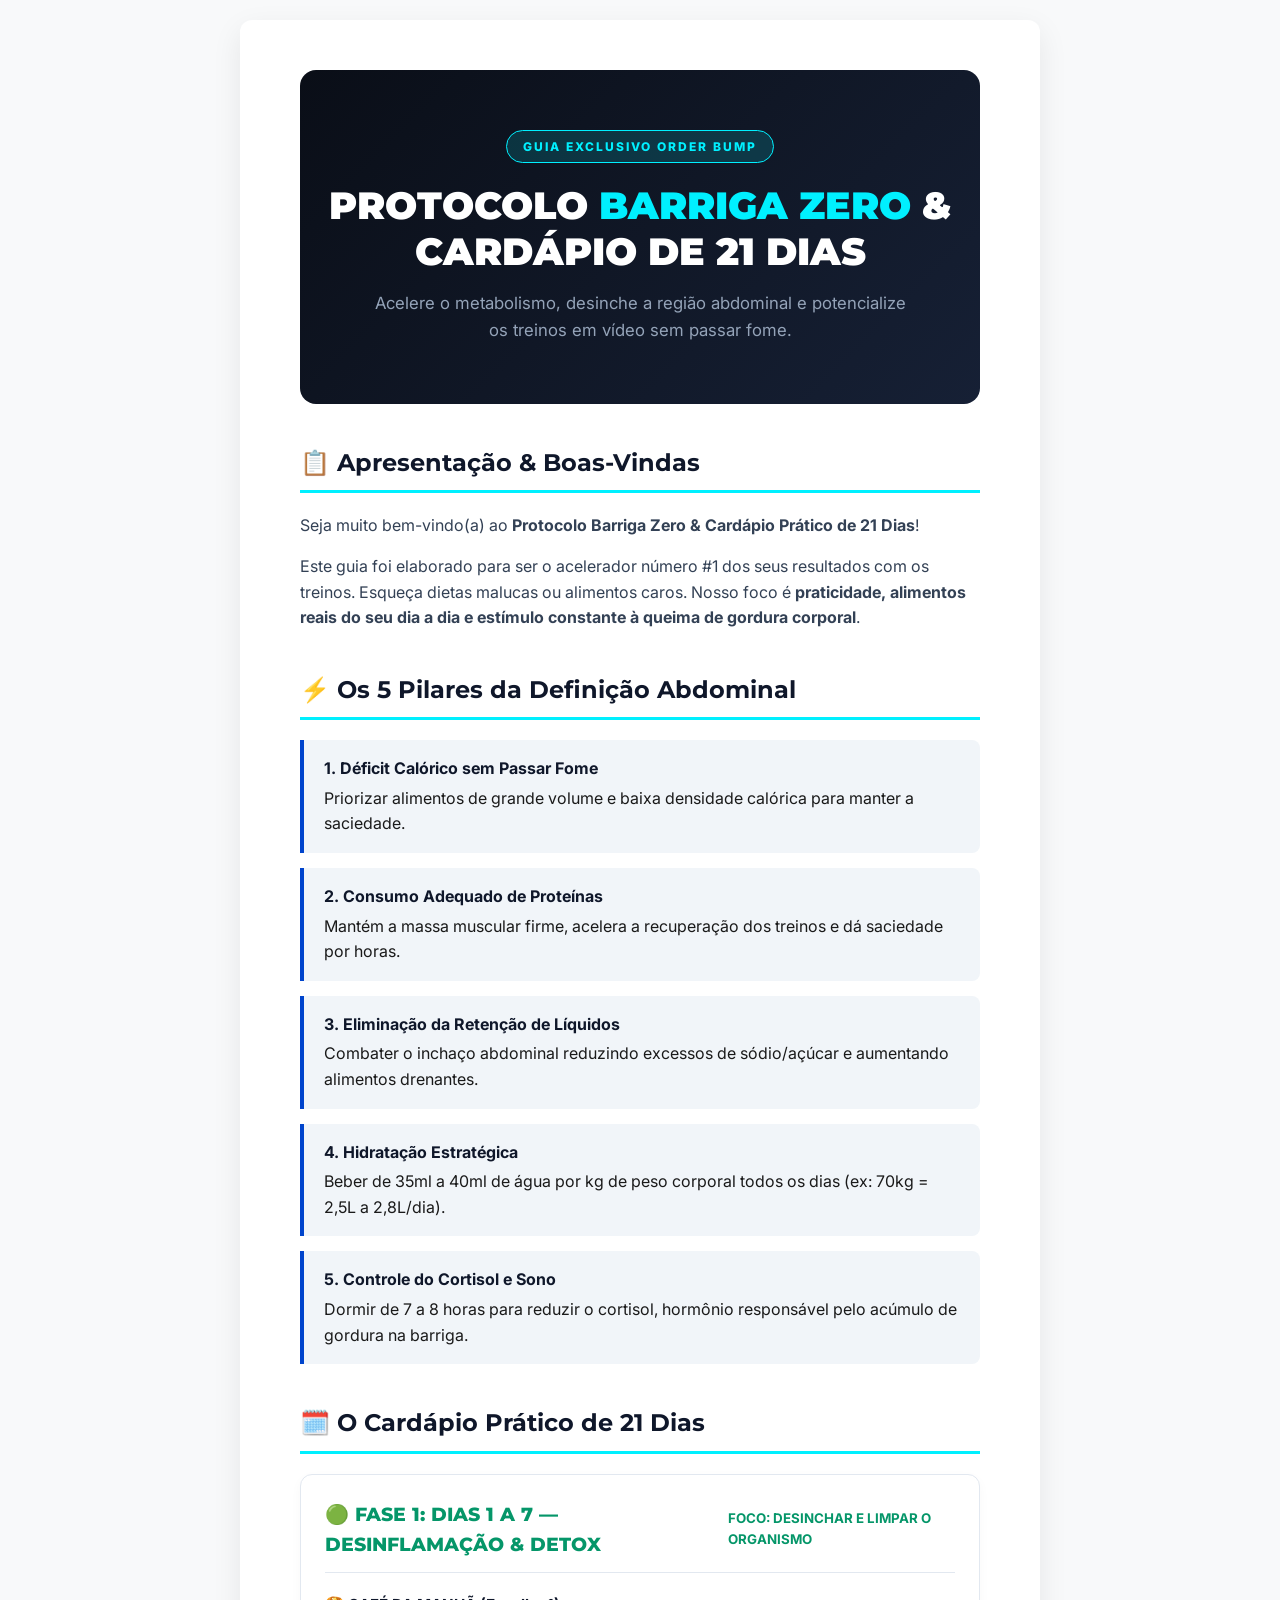
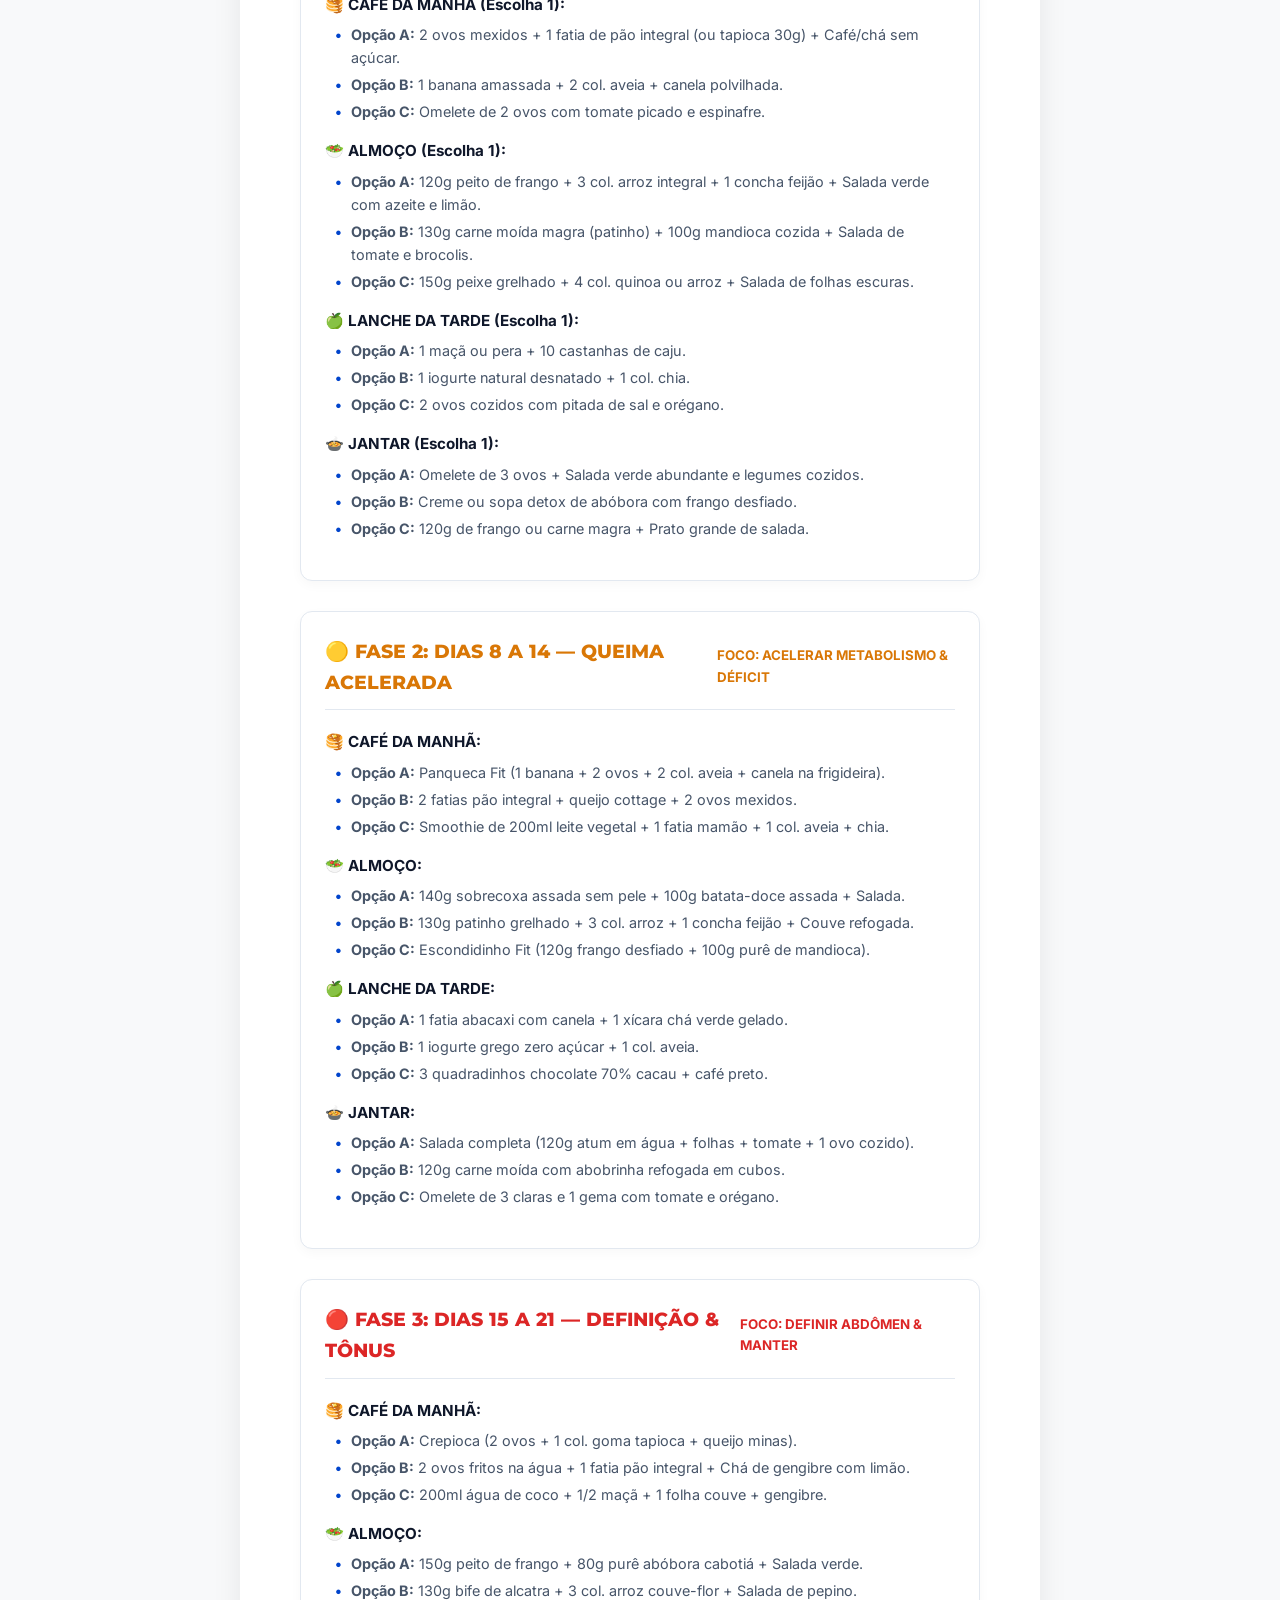
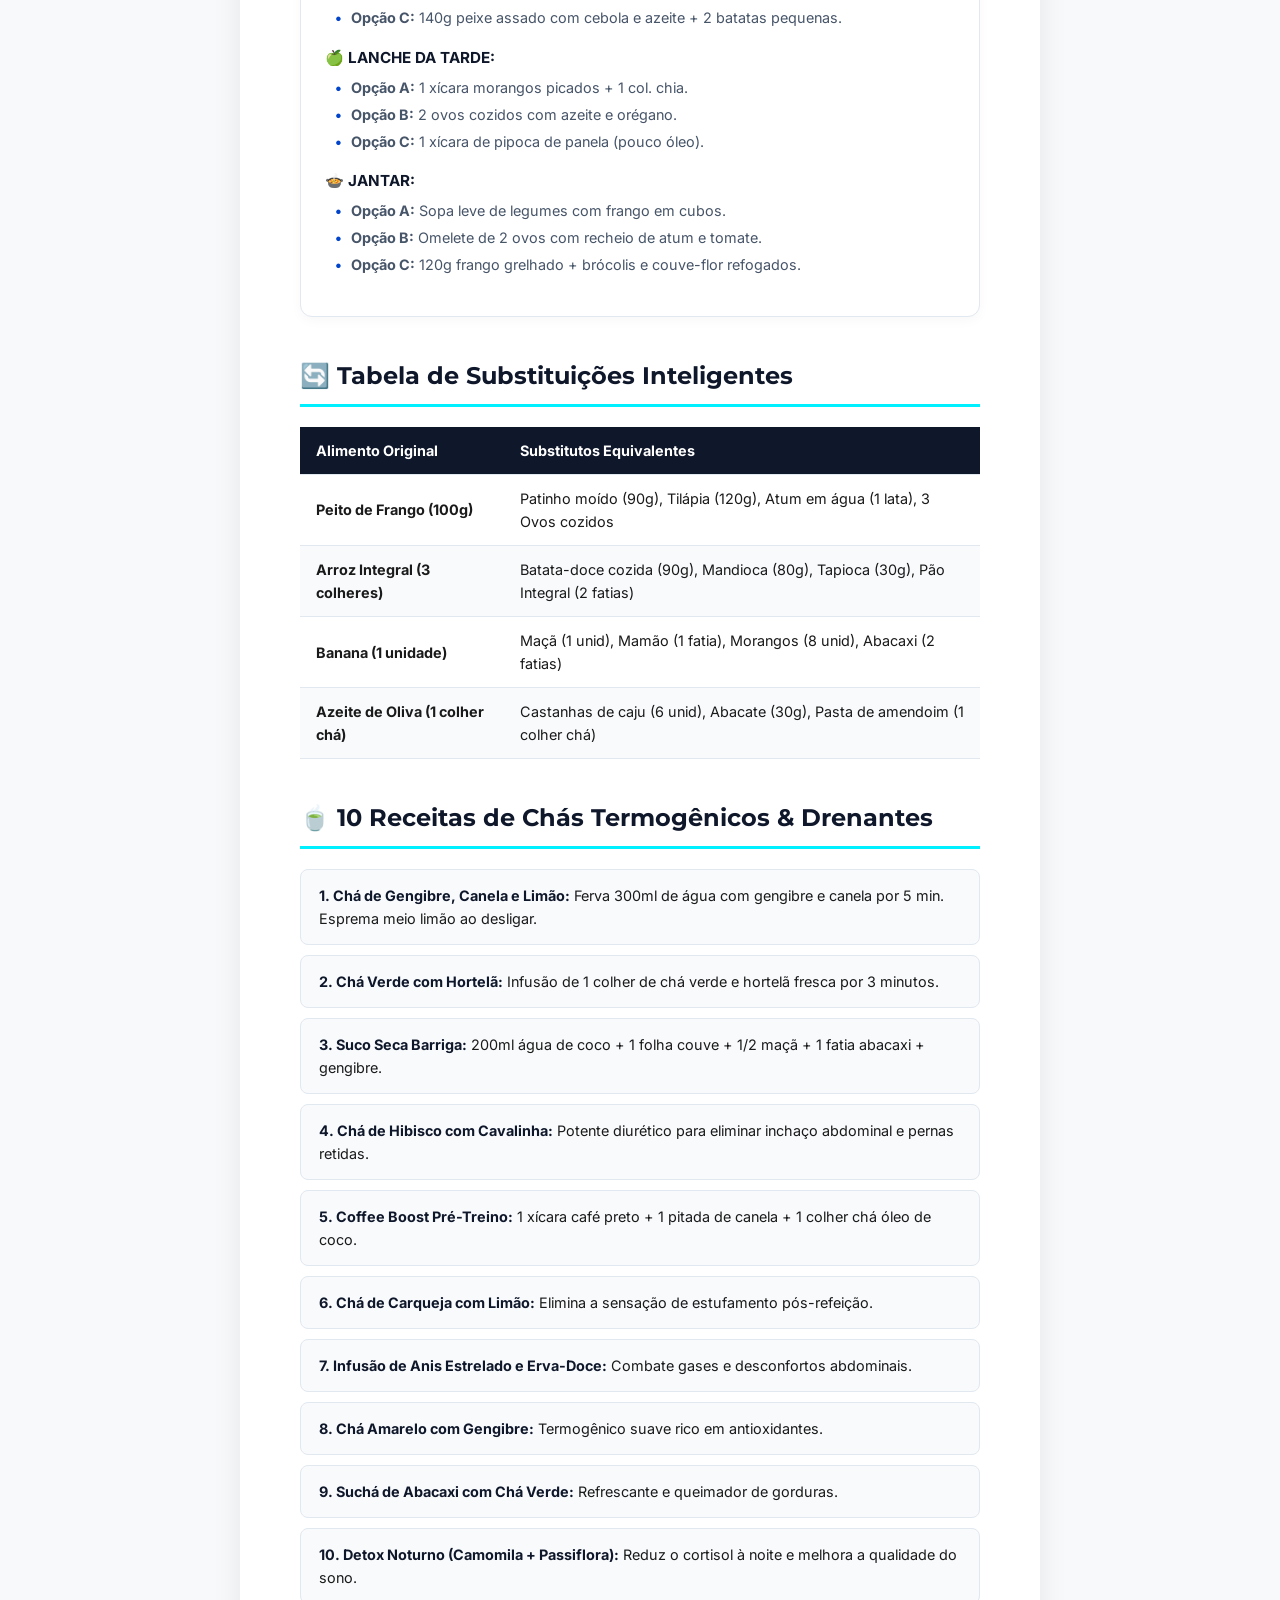
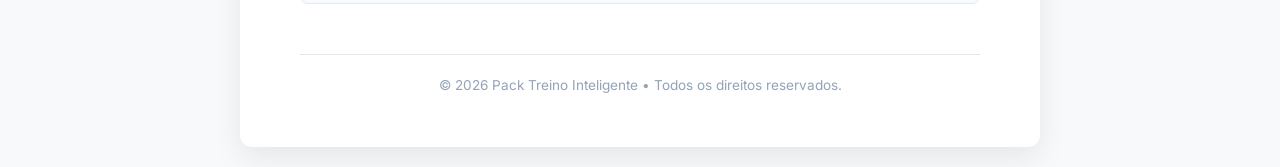
<file: protocolo_barriga_zero_21_dias.html>
<!DOCTYPE html>
<html lang="pt-BR">
<head>
    <meta charset="UTF-8">
    <meta name="viewport" content="width=device-width, initial-scale=1.0">
    <title>Protocolo Barriga Zero & Cardápio Prático de 21 Dias</title>
    <link rel="preconnect" href="https://fonts.googleapis.com">
    <link rel="preconnect" href="https://fonts.gstatic.com" crossorigin>
    <link href="https://fonts.googleapis.com/css2?family=Inter:wght@400;500;600;700;800&family=Montserrat:wght@700;800;900&display=swap" rel="stylesheet">
    <style>
        :root {
            --primary: #00F0FF;
            --primary-dark: #0044CC;
            --bg-dark: #0A0E17;
            --card-bg: #111726;
            --text-main: #222222;
            --text-muted: #666666;
            --accent-green: #00E676;
            --accent-gold: #FFB300;
        }

        * {
            box-sizing: border-box;
            margin: 0;
            padding: 0;
        }

        body {
            font-family: 'Inter', sans-serif;
            color: #1a1a1a;
            background-color: #f8f9fa;
            line-height: 1.6;
            padding: 20px;
        }

        .ebook-container {
            max-width: 800px;
            margin: 0 auto;
            background: #ffffff;
            padding: 50px 60px;
            border-radius: 12px;
            box-shadow: 0 10px 30px rgba(0,0,0,0.08);
        }

        /* CAPA */
        .cover {
            text-align: center;
            padding: 60px 20px;
            background: linear-gradient(135deg, #0A0E17 0%, #162035 100%);
            color: #ffffff;
            border-radius: 16px;
            margin-bottom: 40px;
            position: relative;
            overflow: hidden;
        }

        .cover-badge {
            display: inline-block;
            background: rgba(0, 240, 255, 0.15);
            color: #00F0FF;
            border: 1px solid #00F0FF;
            font-size: 12px;
            font-weight: 800;
            letter-spacing: 2px;
            padding: 6px 16px;
            border-radius: 20px;
            text-transform: uppercase;
            margin-bottom: 20px;
        }

        .cover h1 {
            font-family: 'Montserrat', sans-serif;
            font-size: 2.4rem;
            font-weight: 900;
            line-height: 1.2;
            margin-bottom: 15px;
            color: #ffffff;
        }

        .cover h1 span {
            color: #00F0FF;
        }

        .cover p {
            font-size: 1.05rem;
            color: #94A3B8;
            max-width: 550px;
            margin: 0 auto;
        }

        /* SEÇÕES */
        h2 {
            font-family: 'Montserrat', sans-serif;
            font-size: 1.5rem;
            color: #0F172A;
            border-bottom: 3px solid #00F0FF;
            padding-bottom: 8px;
            margin-top: 40px;
            margin-bottom: 20px;
            display: flex;
            align-items: center;
            gap: 10px;
        }

        h3 {
            font-size: 1.2rem;
            color: #1E293B;
            margin-top: 25px;
            margin-bottom: 12px;
        }

        p {
            margin-bottom: 15px;
            color: #334155;
        }

        /* LISTAS E PILARES */
        .pilares-grid {
            display: grid;
            grid-template-columns: 1fr;
            gap: 15px;
            margin: 20px 0;
        }

        .pilar-card {
            background: #F1F5F9;
            border-left: 4px solid #0044CC;
            padding: 16px 20px;
            border-radius: 0 8px 8px 0;
        }

        .pilar-card strong {
            color: #0F172A;
            display: block;
            margin-bottom: 4px;
            font-size: 1rem;
        }

        /* FASES DO CARDÁPIO */
        .fase-box {
            background: #FFFFFF;
            border: 1px solid #E2E8F0;
            border-radius: 12px;
            padding: 24px;
            margin-bottom: 30px;
            box-shadow: 0 4px 12px rgba(0,0,0,0.03);
        }

        .fase-header {
            display: flex;
            align-items: center;
            justify-content: space-between;
            padding-bottom: 12px;
            border-bottom: 1px solid #E2E8F0;
            margin-bottom: 20px;
        }

        .fase-title {
            font-family: 'Montserrat', sans-serif;
            font-size: 1.2rem;
            font-weight: 800;
        }

        .fase-1 .fase-title { color: #059669; }
        .fase-2 .fase-title { color: #D97706; }
        .fase-3 .fase-title { color: #DC2626; }

        .refeicao-item {
            margin-bottom: 16px;
        }

        .refeicao-nome {
            font-weight: 700;
            font-size: 0.95rem;
            color: #0F172A;
            margin-bottom: 6px;
            display: flex;
            align-items: center;
            gap: 6px;
        }

        .refeicao-item ul {
            list-style: none;
            padding-left: 10px;
        }

        .refeicao-item li {
            font-size: 0.9rem;
            color: #475569;
            margin-bottom: 4px;
            position: relative;
            padding-left: 16px;
        }

        .refeicao-item li::before {
            content: "•";
            color: #0044CC;
            font-weight: bold;
            position: absolute;
            left: 0;
        }

        /* TABELA DE SUBSTITUIÇÕES */
        table {
            width: 100%;
            border-collapse: collapse;
            margin: 20px 0;
            font-size: 0.9rem;
        }

        th, td {
            padding: 12px 16px;
            text-align: left;
            border-bottom: 1px solid #E2E8F0;
        }

        th {
            background-color: #0F172A;
            color: #ffffff;
            font-weight: 700;
        }

        tr:nth-child(even) {
            background-color: #F8FAFC;
        }

        /* RECEITAS & CHÁS */
        .receita-card {
            background: #F8FAFC;
            border: 1px solid #E2E8F0;
            border-radius: 8px;
            padding: 14px 18px;
            margin-bottom: 10px;
            font-size: 0.9rem;
        }

        .receita-card strong {
            color: #0F172A;
        }

        /* FOOTER E IMPRESSÃO */
        .ebook-footer {
            margin-top: 50px;
            padding-top: 20px;
            border-top: 1px solid #E2E8F0;
            text-align: center;
            font-size: 0.85rem;
            color: #94A3B8;
        }

        @media print {
            body {
                background-color: #ffffff;
                padding: 0;
            }
            .ebook-container {
                box-shadow: none;
                padding: 20px;
            }
            .fase-box, .receita-card {
                page-break-inside: avoid;
            }
        }
    </style>
</head>
<body>

    <div class="ebook-container">
        
        <!-- CAPA -->
        <div class="cover">
            <span class="cover-badge">GUIA EXCLUSIVO ORDER BUMP</span>
            <h1>PROTOCOLO <span>BARRIGA ZERO</span> & CARDÁPIO DE 21 DIAS</h1>
            <p>Acelere o metabolismo, desinche a região abdominal e potencialize os treinos em vídeo sem passar fome.</p>
        </div>

        <!-- INTRODUÇÃO -->
        <h2>📋 Apresentação & Boas-Vindas</h2>
        <p>Seja muito bem-vindo(a) ao <strong>Protocolo Barriga Zero & Cardápio Prático de 21 Dias</strong>!</p>
        <p>Este guia foi elaborado para ser o acelerador número #1 dos seus resultados com os treinos. Esqueça dietas malucas ou alimentos caros. Nosso foco é <strong>praticidade, alimentos reais do seu dia a dia e estímulo constante à queima de gordura corporal</strong>.</p>

        <!-- PILARES -->
        <h2>⚡ Os 5 Pilares da Definição Abdominal</h2>
        <div class="pilares-grid">
            <div class="pilar-card">
                <strong>1. Déficit Calórico sem Passar Fome</strong>
                Priorizar alimentos de grande volume e baixa densidade calórica para manter a saciedade.
            </div>
            <div class="pilar-card">
                <strong>2. Consumo Adequado de Proteínas</strong>
                Mantém a massa muscular firme, acelera a recuperação dos treinos e dá saciedade por horas.
            </div>
            <div class="pilar-card">
                <strong>3. Eliminação da Retenção de Líquidos</strong>
                Combater o inchaço abdominal reduzindo excessos de sódio/açúcar e aumentando alimentos drenantes.
            </div>
            <div class="pilar-card">
                <strong>4. Hidratação Estratégica</strong>
                Beber de 35ml a 40ml de água por kg de peso corporal todos os dias (ex: 70kg = 2,5L a 2,8L/dia).
            </div>
            <div class="pilar-card">
                <strong>5. Controle do Cortisol e Sono</strong>
                Dormir de 7 a 8 horas para reduzir o cortisol, hormônio responsável pelo acúmulo de gordura na barriga.
            </div>
        </div>

        <!-- CARDÁPIO DE 21 DIAS -->
        <h2>🗓️ O Cardápio Prático de 21 Dias</h2>

        <!-- FASE 1 -->
        <div class="fase-box fase-1">
            <div class="fase-header">
                <div class="fase-title">🟢 FASE 1: DIAS 1 A 7 — DESINFLAMAÇÃO & DETOX</div>
                <small style="color:#059669; font-weight:700;">FOCO: DESINCHAR E LIMPAR O ORGANISMO</small>
            </div>

            <div class="refeicao-item">
                <div class="refeicao-nome">🥞 CAFÉ DA MANHÃ (Escolha 1):</div>
                <ul>
                    <li><strong>Opção A:</strong> 2 ovos mexidos + 1 fatia de pão integral (ou tapioca 30g) + Café/chá sem açúcar.</li>
                    <li><strong>Opção B:</strong> 1 banana amassada + 2 col. aveia + canela polvilhada.</li>
                    <li><strong>Opção C:</strong> Omelete de 2 ovos com tomate picado e espinafre.</li>
                </ul>
            </div>

            <div class="refeicao-item">
                <div class="refeicao-nome">🥗 ALMOÇO (Escolha 1):</div>
                <ul>
                    <li><strong>Opção A:</strong> 120g peito de frango + 3 col. arroz integral + 1 concha feijão + Salada verde com azeite e limão.</li>
                    <li><strong>Opção B:</strong> 130g carne moída magra (patinho) + 100g mandioca cozida + Salada de tomate e brocolis.</li>
                    <li><strong>Opção C:</strong> 150g peixe grelhado + 4 col. quinoa ou arroz + Salada de folhas escuras.</li>
                </ul>
            </div>

            <div class="refeicao-item">
                <div class="refeicao-nome">🍏 LANCHE DA TARDE (Escolha 1):</div>
                <ul>
                    <li><strong>Opção A:</strong> 1 maçã ou pera + 10 castanhas de caju.</li>
                    <li><strong>Opção B:</strong> 1 iogurte natural desnatado + 1 col. chia.</li>
                    <li><strong>Opção C:</strong> 2 ovos cozidos com pitada de sal e orégano.</li>
                </ul>
            </div>

            <div class="refeicao-item">
                <div class="refeicao-nome">🍲 JANTAR (Escolha 1):</div>
                <ul>
                    <li><strong>Opção A:</strong> Omelete de 3 ovos + Salada verde abundante e legumes cozidos.</li>
                    <li><strong>Opção B:</strong> Creme ou sopa detox de abóbora com frango desfiado.</li>
                    <li><strong>Opção C:</strong> 120g de frango ou carne magra + Prato grande de salada.</li>
                </ul>
            </div>
        </div>

        <!-- FASE 2 -->
        <div class="fase-box fase-2">
            <div class="fase-header">
                <div class="fase-title">🟡 FASE 2: DIAS 8 A 14 — QUEIMA ACELERADA</div>
                <small style="color:#D97706; font-weight:700;">FOCO: ACELERAR METABOLISMO & DÉFICIT</small>
            </div>

            <div class="refeicao-item">
                <div class="refeicao-nome">🥞 CAFÉ DA MANHÃ:</div>
                <ul>
                    <li><strong>Opção A:</strong> Panqueca Fit (1 banana + 2 ovos + 2 col. aveia + canela na frigideira).</li>
                    <li><strong>Opção B:</strong> 2 fatias pão integral + queijo cottage + 2 ovos mexidos.</li>
                    <li><strong>Opção C:</strong> Smoothie de 200ml leite vegetal + 1 fatia mamão + 1 col. aveia + chia.</li>
                </ul>
            </div>

            <div class="refeicao-item">
                <div class="refeicao-nome">🥗 ALMOÇO:</div>
                <ul>
                    <li><strong>Opção A:</strong> 140g sobrecoxa assada sem pele + 100g batata-doce assada + Salada.</li>
                    <li><strong>Opção B:</strong> 130g patinho grelhado + 3 col. arroz + 1 concha feijão + Couve refogada.</li>
                    <li><strong>Opção C:</strong> Escondidinho Fit (120g frango desfiado + 100g purê de mandioca).</li>
                </ul>
            </div>

            <div class="refeicao-item">
                <div class="refeicao-nome">🍏 LANCHE DA TARDE:</div>
                <ul>
                    <li><strong>Opção A:</strong> 1 fatia abacaxi com canela + 1 xícara chá verde gelado.</li>
                    <li><strong>Opção B:</strong> 1 iogurte grego zero açúcar + 1 col. aveia.</li>
                    <li><strong>Opção C:</strong> 3 quadradinhos chocolate 70% cacau + café preto.</li>
                </ul>
            </div>

            <div class="refeicao-item">
                <div class="refeicao-nome">🍲 JANTAR:</div>
                <ul>
                    <li><strong>Opção A:</strong> Salada completa (120g atum em água + folhas + tomate + 1 ovo cozido).</li>
                    <li><strong>Opção B:</strong> 120g carne moída com abobrinha refogada em cubos.</li>
                    <li><strong>Opção C:</strong> Omelete de 3 claras e 1 gema com tomate e orégano.</li>
                </ul>
            </div>
        </div>

        <!-- FASE 3 -->
        <div class="fase-box fase-3">
            <div class="fase-header">
                <div class="fase-title">🔴 FASE 3: DIAS 15 A 21 — DEFINIÇÃO & TÔNUS</div>
                <small style="color:#DC2626; font-weight:700;">FOCO: DEFINIR ABDÔMEN & MANTER</small>
            </div>

            <div class="refeicao-item">
                <div class="refeicao-nome">🥞 CAFÉ DA MANHÃ:</div>
                <ul>
                    <li><strong>Opção A:</strong> Crepioca (2 ovos + 1 col. goma tapioca + queijo minas).</li>
                    <li><strong>Opção B:</strong> 2 ovos fritos na água + 1 fatia pão integral + Chá de gengibre com limão.</li>
                    <li><strong>Opção C:</strong> 200ml água de coco + 1/2 maçã + 1 folha couve + gengibre.</li>
                </ul>
            </div>

            <div class="refeicao-item">
                <div class="refeicao-nome">🥗 ALMOÇO:</div>
                <ul>
                    <li><strong>Opção A:</strong> 150g peito de frango + 80g purê abóbora cabotiá + Salada verde.</li>
                    <li><strong>Opção B:</strong> 130g bife de alcatra + 3 col. arroz couve-flor + Salada de pepino.</li>
                    <li><strong>Opção C:</strong> 140g peixe assado com cebola e azeite + 2 batatas pequenas.</li>
                </ul>
            </div>

            <div class="refeicao-item">
                <div class="refeicao-nome">🍏 LANCHE DA TARDE:</div>
                <ul>
                    <li><strong>Opção A:</strong> 1 xícara morangos picados + 1 col. chia.</li>
                    <li><strong>Opção B:</strong> 2 ovos cozidos com azeite e orégano.</li>
                    <li><strong>Opção C:</strong> 1 xícara de pipoca de panela (pouco óleo).</li>
                </ul>
            </div>

            <div class="refeicao-item">
                <div class="refeicao-nome">🍲 JANTAR:</div>
                <ul>
                    <li><strong>Opção A:</strong> Sopa leve de legumes com frango em cubos.</li>
                    <li><strong>Opção B:</strong> Omelete de 2 ovos com recheio de atum e tomate.</li>
                    <li><strong>Opção C:</strong> 120g frango grelhado + brócolis e couve-flor refogados.</li>
                </ul>
            </div>
        </div>

        <!-- TABELA DE SUBSTITUIÇÕES -->
        <h2>🔄 Tabela de Substituições Inteligentes</h2>
        <table>
            <thead>
                <tr>
                    <th>Alimento Original</th>
                    <th>Substitutos Equivalentes</th>
                </tr>
            </thead>
            <tbody>
                <tr>
                    <td><strong>Peito de Frango (100g)</strong></td>
                    <td>Patinho moído (90g), Tilápia (120g), Atum em água (1 lata), 3 Ovos cozidos</td>
                </tr>
                <tr>
                    <td><strong>Arroz Integral (3 colheres)</strong></td>
                    <td>Batata-doce cozida (90g), Mandioca (80g), Tapioca (30g), Pão Integral (2 fatias)</td>
                </tr>
                <tr>
                    <td><strong>Banana (1 unidade)</strong></td>
                    <td>Maçã (1 unid), Mamão (1 fatia), Morangos (8 unid), Abacaxi (2 fatias)</td>
                </tr>
                <tr>
                    <td><strong>Azeite de Oliva (1 colher chá)</strong></td>
                    <td>Castanhas de caju (6 unid), Abacate (30g), Pasta de amendoim (1 colher chá)</td>
                </tr>
            </tbody>
        </table>

        <!-- CHÁS & BEBIDAS -->
        <h2>🍵 10 Receitas de Chás Termogênicos & Drenantes</h2>
        <div class="receita-card"><strong>1. Chá de Gengibre, Canela e Limão:</strong> Ferva 300ml de água com gengibre e canela por 5 min. Esprema meio limão ao desligar.</div>
        <div class="receita-card"><strong>2. Chá Verde com Hortelã:</strong> Infusão de 1 colher de chá verde e hortelã fresca por 3 minutos.</div>
        <div class="receita-card"><strong>3. Suco Seca Barriga:</strong> 200ml água de coco + 1 folha couve + 1/2 maçã + 1 fatia abacaxi + gengibre.</div>
        <div class="receita-card"><strong>4. Chá de Hibisco com Cavalinha:</strong> Potente diurético para eliminar inchaço abdominal e pernas retidas.</div>
        <div class="receita-card"><strong>5. Coffee Boost Pré-Treino:</strong> 1 xícara café preto + 1 pitada de canela + 1 colher chá óleo de coco.</div>
        <div class="receita-card"><strong>6. Chá de Carqueja com Limão:</strong> Elimina a sensação de estufamento pós-refeição.</div>
        <div class="receita-card"><strong>7. Infusão de Anis Estrelado e Erva-Doce:</strong> Combate gases e desconfortos abdominais.</div>
        <div class="receita-card"><strong>8. Chá Amarelo com Gengibre:</strong> Termogênico suave rico em antioxidantes.</div>
        <div class="receita-card"><strong>9. Suchá de Abacaxi com Chá Verde:</strong> Refrescante e queimador de gorduras.</div>
        <div class="receita-card"><strong>10. Detox Noturno (Camomila + Passiflora):</strong> Reduz o cortisol à noite e melhora a qualidade do sono.</div>

        <div class="ebook-footer">
            &copy; 2026 Pack Treino Inteligente • Todos os direitos reservados.
        </div>

    </div>

</body>
</html>
</file>
